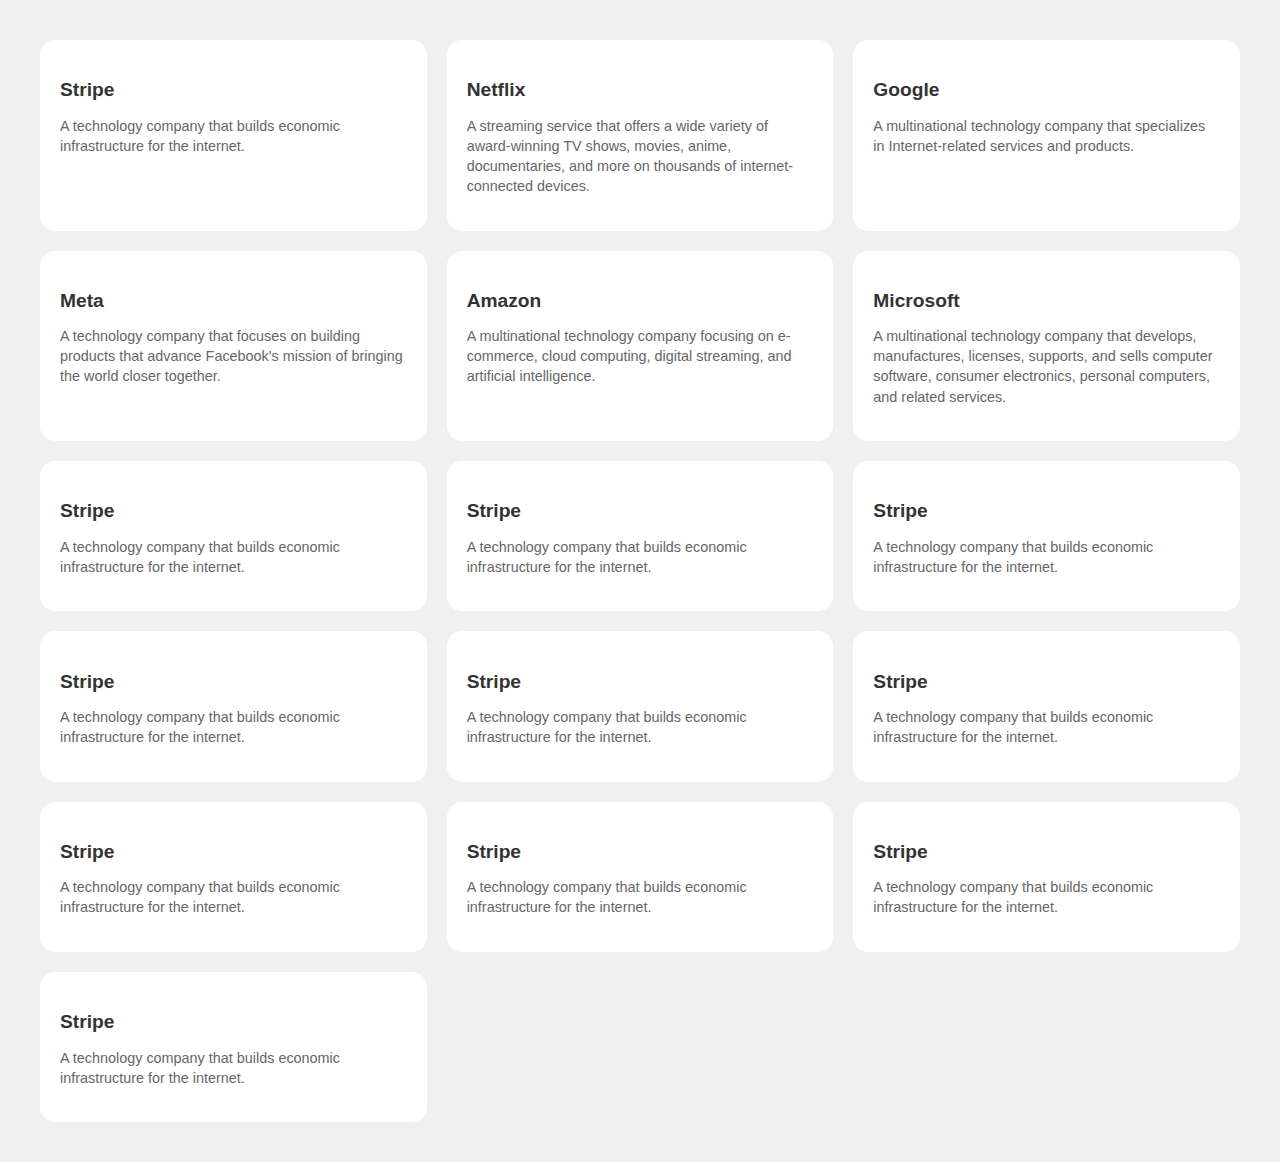
<file: layout.html>
<!DOCTYPE html>
<html lang="en">
<head>
    <meta charset="UTF-8">
    <meta name="viewport" content="width=device-width, initial-scale=1.0">
    <title>Card Hover Effect Demo</title>
    <style>
        body {
            font-family: Arial, sans-serif;
            background-color: #f0f0f0;
            margin: 0;
            padding: 20px;
        }
        .container {
            max-width: 1200px;
            margin: 0 auto;
        }
        .grid {
            display: grid;
            grid-template-columns: repeat(auto-fit, minmax(300px, 1fr));
            gap: 20px;
            padding: 20px 0;
        }
        .card {
            background-color: #ffffff;
            border-radius: 15px;
            padding: 20px;
            transition: all 0.3s ease;
            position: relative;
            overflow: hidden;
        }
        .card:hover {
            transform: translateY(-5px);
            box-shadow: 0 10px 20px rgba(0,0,0,0.1);
        }
        .card::before {
            content: '';
            position: absolute;
            top: 0;
            left: 0;
            right: 0;
            bottom: 0;
            background-color: rgba(0,0,0,0.05);
            opacity: 0;
            transition: opacity 0.3s ease;
        }
        .card:hover::before {
            opacity: 1;
        }
        .card-title {
            font-size: 1.2em;
            font-weight: bold;
            margin-bottom: 10px;
            color: #333;
        }
        .card-description {
            font-size: 0.9em;
            color: #666;
            line-height: 1.4;
        }
        .card a {
            text-decoration: none;
            color: inherit;
        }
    </style>
</head>
<body>
    <div class="container">
        <div class="grid" id="cardGrid"></div>
    </div>

    <script>
        const projects = [
            {
                title: "Stripe",
                description: "A technology company that builds economic infrastructure for the internet.",
                link: "https://stripe.com"
            },
            {
                title: "Netflix",
                description: "A streaming service that offers a wide variety of award-winning TV shows, movies, anime, documentaries, and more on thousands of internet-connected devices.",
                link: "https://netflix.com"
            },
            {
                title: "Google",
                description: "A multinational technology company that specializes in Internet-related services and products.",
                link: "https://google.com"
            },
            {
                title: "Meta",
                description: "A technology company that focuses on building products that advance Facebook's mission of bringing the world closer together.",
                link: "https://meta.com"
            },
            {
                title: "Amazon",
                description: "A multinational technology company focusing on e-commerce, cloud computing, digital streaming, and artificial intelligence.",
                link: "https://amazon.com"
            },
            {
                title: "Microsoft",
                description: "A multinational technology company that develops, manufactures, licenses, supports, and sells computer software, consumer electronics, personal computers, and related services.",
                link: "https://microsoft.com"
            },
            {
                title: "Stripe",
                description: "A technology company that builds economic infrastructure for the internet.",
                link: "https://stripe.com"
            },
            {
                title: "Stripe",
                description: "A technology company that builds economic infrastructure for the internet.",
                link: "https://stripe.com"
            },
            {
                title: "Stripe",
                description: "A technology company that builds economic infrastructure for the internet.",
                link: "https://stripe.com"
            },
            {
                title: "Stripe",
                description: "A technology company that builds economic infrastructure for the internet.",
                link: "https://stripe.com"
            },
            {
                title: "Stripe",
                description: "A technology company that builds economic infrastructure for the internet.",
                link: "https://stripe.com"
            },
            {
                title: "Stripe",
                description: "A technology company that builds economic infrastructure for the internet.",
                link: "https://stripe.com"
            },
            {
                title: "Stripe",
                description: "A technology company that builds economic infrastructure for the internet.",
                link: "https://stripe.com"
            },
            {
                title: "Stripe",
                description: "A technology company that builds economic infrastructure for the internet.",
                link: "https://stripe.com"
            },
            {
                title: "Stripe",
                description: "A technology company that builds economic infrastructure for the internet.",
                link: "https://stripe.com"
            },
            {
                title: "Stripe",
                description: "A technology company that builds economic infrastructure for the internet.",
                link: "https://stripe.com"
            }
        ];

        function createCard(project) {
            const card = document.createElement('div');
            card.className = 'card';
            card.innerHTML = `
                <a href="${project.link}" target="_blank">
                    <h3 class="card-title">${project.title}</h3>
                    <p class="card-description">${project.description}</p>
                </a>
            `;
            return card;
        }

        function renderCards() {
            const grid = document.getElementById('cardGrid');
            projects.forEach(project => {
                grid.appendChild(createCard(project));
            });
        }

        renderCards();
    </script>
</body>
</html>
</file>
